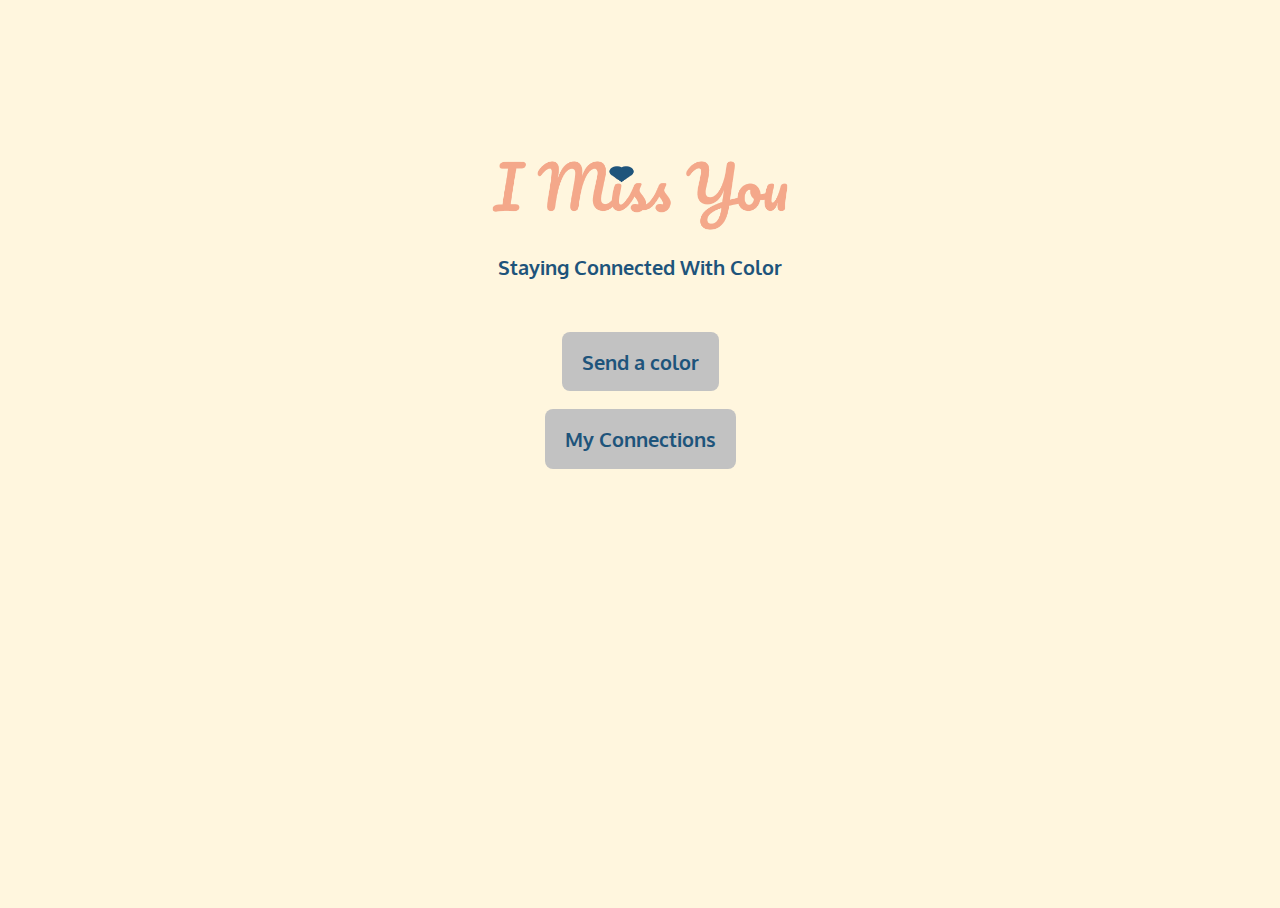
<file: index.html>
<!DOCTYPE html>
<html>

<head>
    <meta charset="utf-8">
    <meta name="viewport" content="width=device-idth, initial-scale=1">
    <link href='https://fonts.googleapis.com/css?family=Pacifico' rel='stylesheet'>
    <link href="https://fonts.googleapis.com/css2?family=Oxygen&display=swap" rel="stylesheet">
    <link rel="stylesheet" type="text/css" href="style.css">
    <script type="text/javascript" src="script.js"></script>
    <title>I Miss You</title>
</head>

<body>
    <div class="center">
        <a href="index.html"><img src="assets/i-miss-you-logo.png"></a><br>
        <h2>Staying Connected With Color</h2><br><br>
        <button class="button">
            <a href="emotions.html">
                <h2>Send a color</h2>
            </a>
        </button>
        <br><br>
        <button class="button">
            <a href="my-connections.html">
                <h2>My Connections</h2>
            </a>
        </button>
    </div>
</body>

</html>
</file>
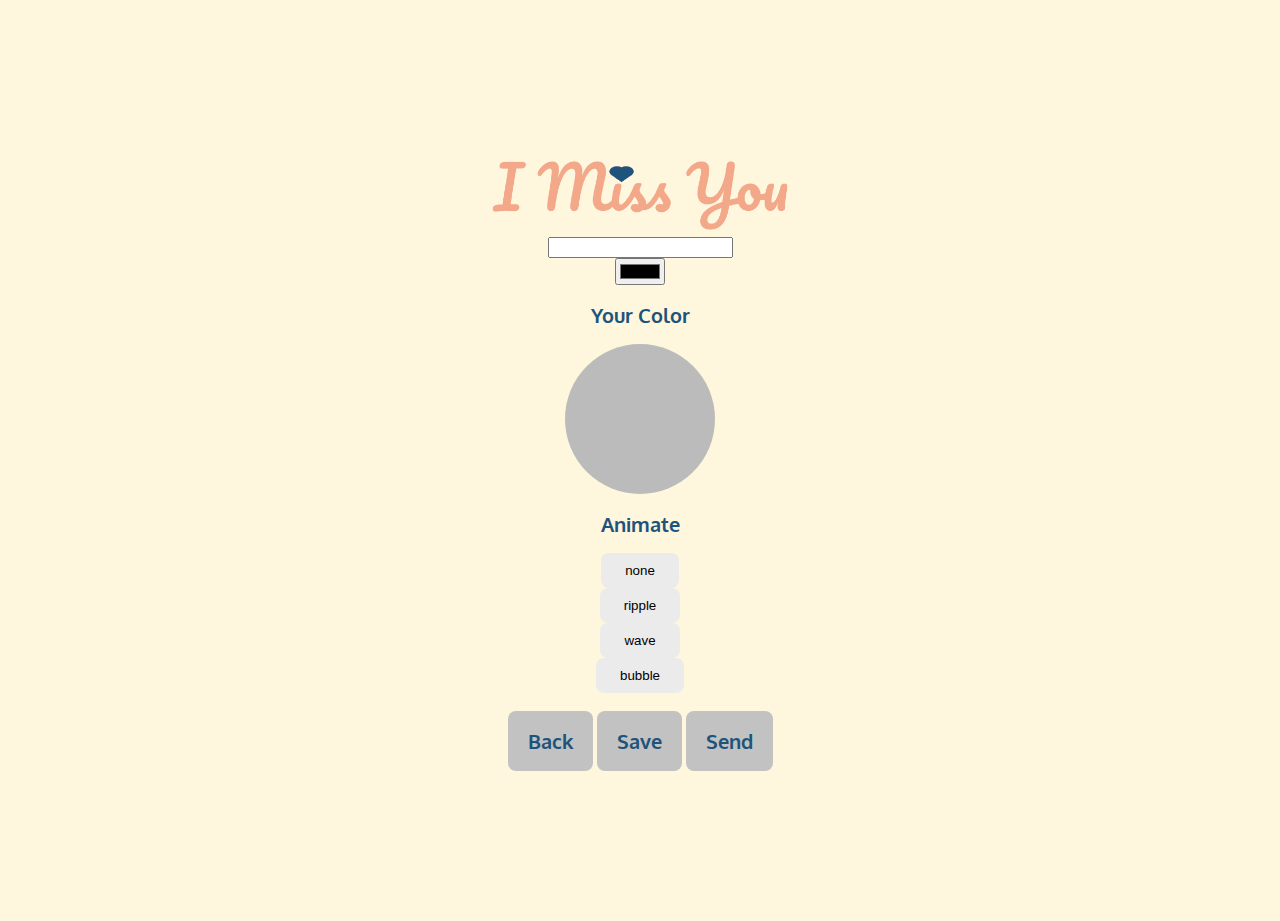
<file: color-picker.html>
<!DOCTYPE html>
<html>

<head>
    <meta charset="utf-8">
    <meta name="viewport" content="width=device-idth, initial-scale=1">
    <link href='https://fonts.googleapis.com/css?family=Pacifico' rel='stylesheet'>
    <link href="https://fonts.googleapis.com/css2?family=Oxygen&display=swap" rel="stylesheet">
    <link rel="stylesheet" type="text/css" href="style.css">
    <script type="text/javascript" src="script.js"></script>
    <title>I Miss You</title>
</head>

<body>
    <div class="center">
        <a href="index.html"><img src="assets/i-miss-you-logo.png"></a><br>

        <!-- Color picker -->
        <div style="text-align: center;">
            <input type="text" id="hex">
            <br>
            <input type="color" id="color">
        </div>

        <script src="color.js"></script>

        <h2>Your Color</h2>
        <span id="circle" style="background-color: backgroundColor;" class = "dot"></span>
        <!-- Need to not hard code this -->

        <!-- Buttons are functional -->
        <h2>Animate</h2>
        <div class="button-group">
            <button style="background-color: #ebebeb;"id="none" onclick="button3Clicked(this.id)">none</button><br>
            <button style="background-color: #ebebeb;"id="ripple" onclick="button3Clicked(this.id)">ripple</button><br>
            <button style="background-color: #ebebeb;"id="wave" onclick="button3Clicked(this.id)">wave</button><br>
            <button style="background-color: #ebebeb;"id="bubble" onclick="button3Clicked(this.id)">bubble</button><br>
        </div>
        <br><br>

        <!-- Add this functionality -->
        <button class="button" onclick="history.go(-1)">
            <h2>Back</h2>
          </button>
        <button class="button">
            <a href="#">
                <h2>Save</h2>
            </a>
        </button>
        <button class="button">
            <a href="my-connections.html">
                <h2>Send</h2>
            </a>
        </button>
    </div>
</body>

</html>
</file>
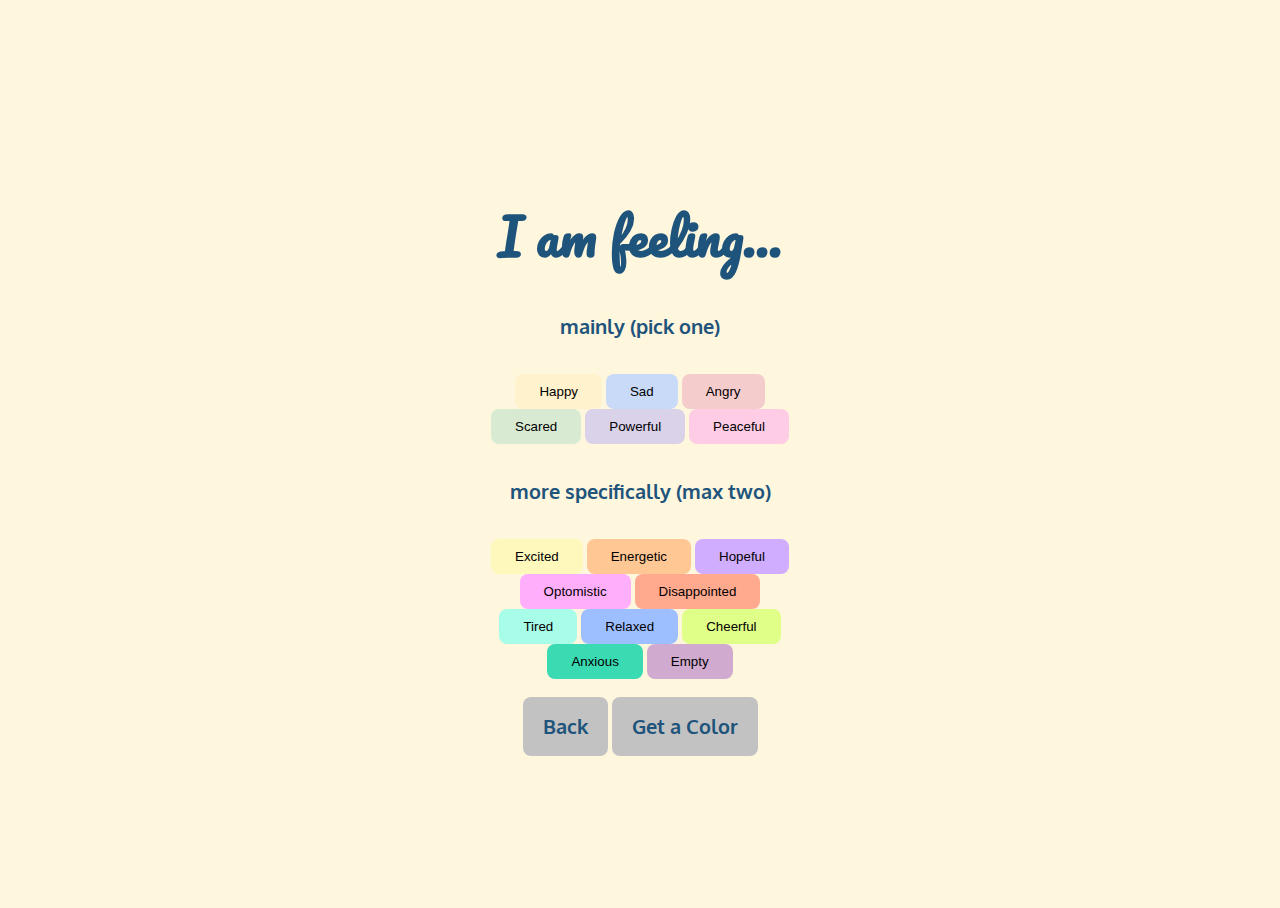
<file: emotions.html>
<!DOCTYPE html>
<html>

<head>
    <meta charset="utf-8">
    <meta name="viewport" content="width=device-idth, initial-scale=1">
    <link href='https://fonts.googleapis.com/css?family=Pacifico' rel='stylesheet'>
    <link href="https://fonts.googleapis.com/css2?family=Oxygen&display=swap" rel="stylesheet">
    <link rel="stylesheet" type="text/css" href="style.css">
    <script type="text/javascript" src="script.js"></script>
    <title>I Miss You</title>
</head>

<body>
    <div class="center">
        <h1 style="color:#1e547b;">I am feeling...</h1>
        <h2>mainly (pick one)</h2><br>

        <div class="button-group">
            <button style = "background-color: #fff2cc;" id="happy" onclick="button1Clicked(this.id)">Happy</button>
            <button style = "background-color: #c9daf8;" id="sad" onclick="button1Clicked(this.id)">Sad</button>
            <button style = "background-color: #f4cccc;" id="angry" onclick="button1Clicked(this.id)">Angry</button><br>
            <button style = "background-color: #d9ead3;" id="scared" onclick="button1Clicked(this.id)">Scared</button>
            <button style = "background-color: #d9d2e9;" id="powerful" onclick="button1Clicked(this.id)">Powerful</button>
            <button style = "background-color: #ffcce6;" id="peaceful" onclick="button1Clicked(this.id)">Peaceful</button>
        </div>

        <br><br>
        <h2>more specifically (max two)</h2><br>

        <!-- Need to update color values here!! -->
        <div class="button-group">
            <button style = "background-color: #FFF8BD;" id="excited" onclick="button2Clicked(this.id)">Excited</button>
            <button style = "background-color: #FFC793;" id="energetic" onclick="button2Clicked(this.id)">Energetic</button>
            <button style = "background-color: #D1ADFF;" id="hopeful" onclick="button2Clicked(this.id)">Hopeful</button><br>
            <button style = "background-color: #FFAEFB;" id="optomistic" onclick="button2Clicked(this.id)">Optomistic</button>
            <button style = "background-color: #FFA98E;" id="disappointed" onclick="button2Clicked(this.id)">Disappointed</button><br>
            <button style = "background-color: #A8FDE8;" id="tired" onclick="button2Clicked(this.id)">Tired</button>
            <button style = "background-color: #9EBFFF;" id="relaxed" onclick="button2Clicked(this.id)">Relaxed</button>
            <button style = "background-color: #E0FF88;" id="cheerful" onclick="button2Clicked(this.id)">Cheerful</button><br>
            <button style = "background-color: #3ADAB3;" id="anxious" onclick="button2Clicked(this.id)">Anxious</button>
            <button style = "background-color: #D0ABCF;" id="empty" onclick="button2Clicked(this.id)">Empty</button>
        </div><br><br>
        <button class="button" onclick="history.go(-1)">
            <h2>Back</h2>
          </button>
        <button class="button">
            <a href="color-picker.html">
                <h2>Get a Color</h2>
            </a>
        </button>
        
    </div>

</html>
</file>
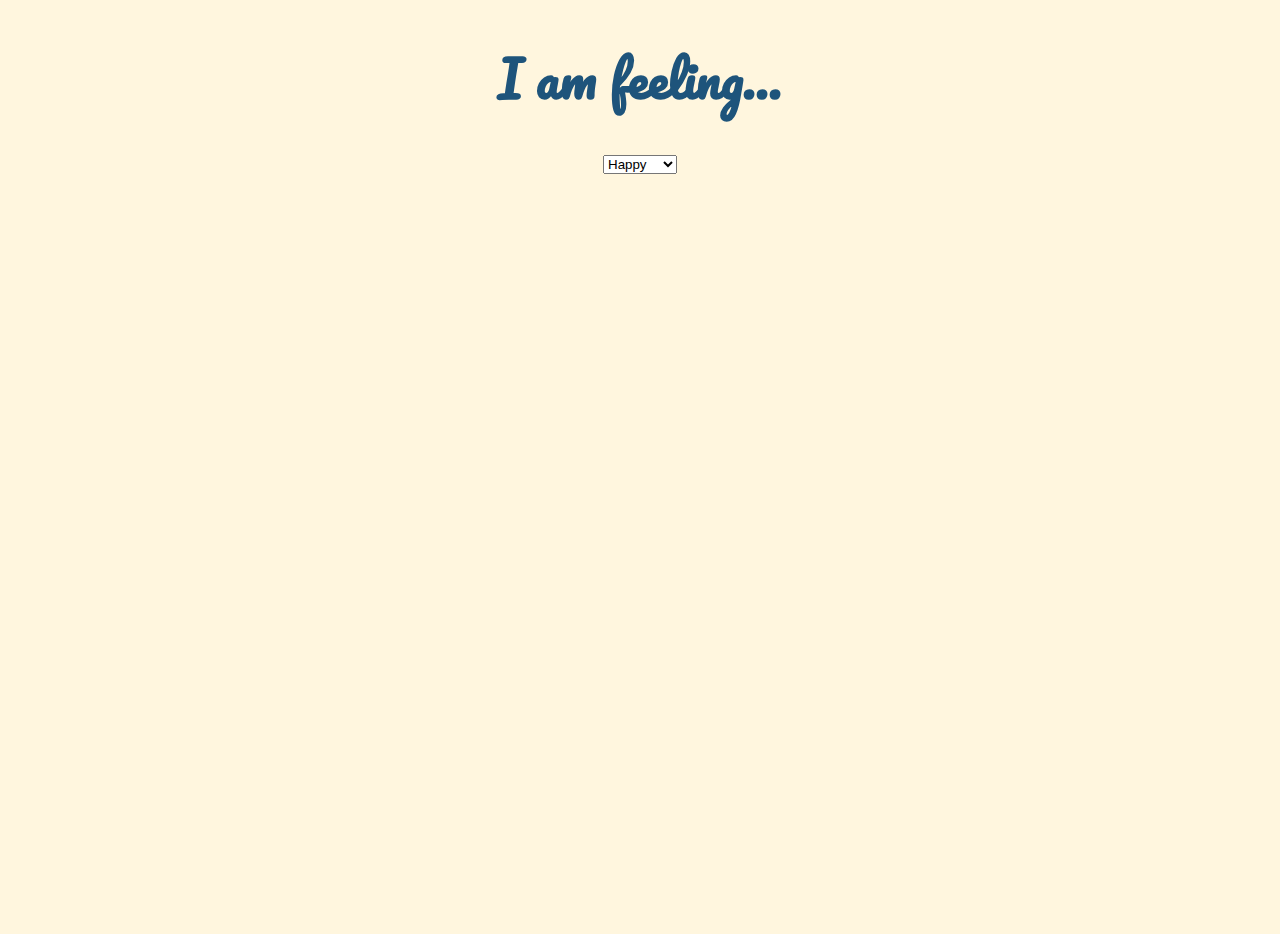
<file: index2.html>
<!DOCTYPE html>
<html>
    <head>
        <meta charset="utf-8">
        <meta name="viewport" content="width=device-idth, initial-scale=1">
        <link href='https://fonts.googleapis.com/css?family=Pacifico' rel='stylesheet'>
        <link rel="stylesheet" type="text/css" href="style.css">
        <script type="text/javascript" src="script.js"></script>
        <title>Reconnect With Colour</title>
    </head>
    <body>
        <h1 class="h1", style="color:#1e547b;">I am feeling...</h1>
        <select id="button" name="Feeling">
            <option value="Happy">Happy</option>
            <option value="Sad">Sad</option>
            <option value="Angry">Angry</option>
            <option value="Scared">Scared</option>
            <option value="Powerful">Powerful</option>
            <option value="Peaceful">Peaceful</option>
        </select>
    </body>
</html>
</file>
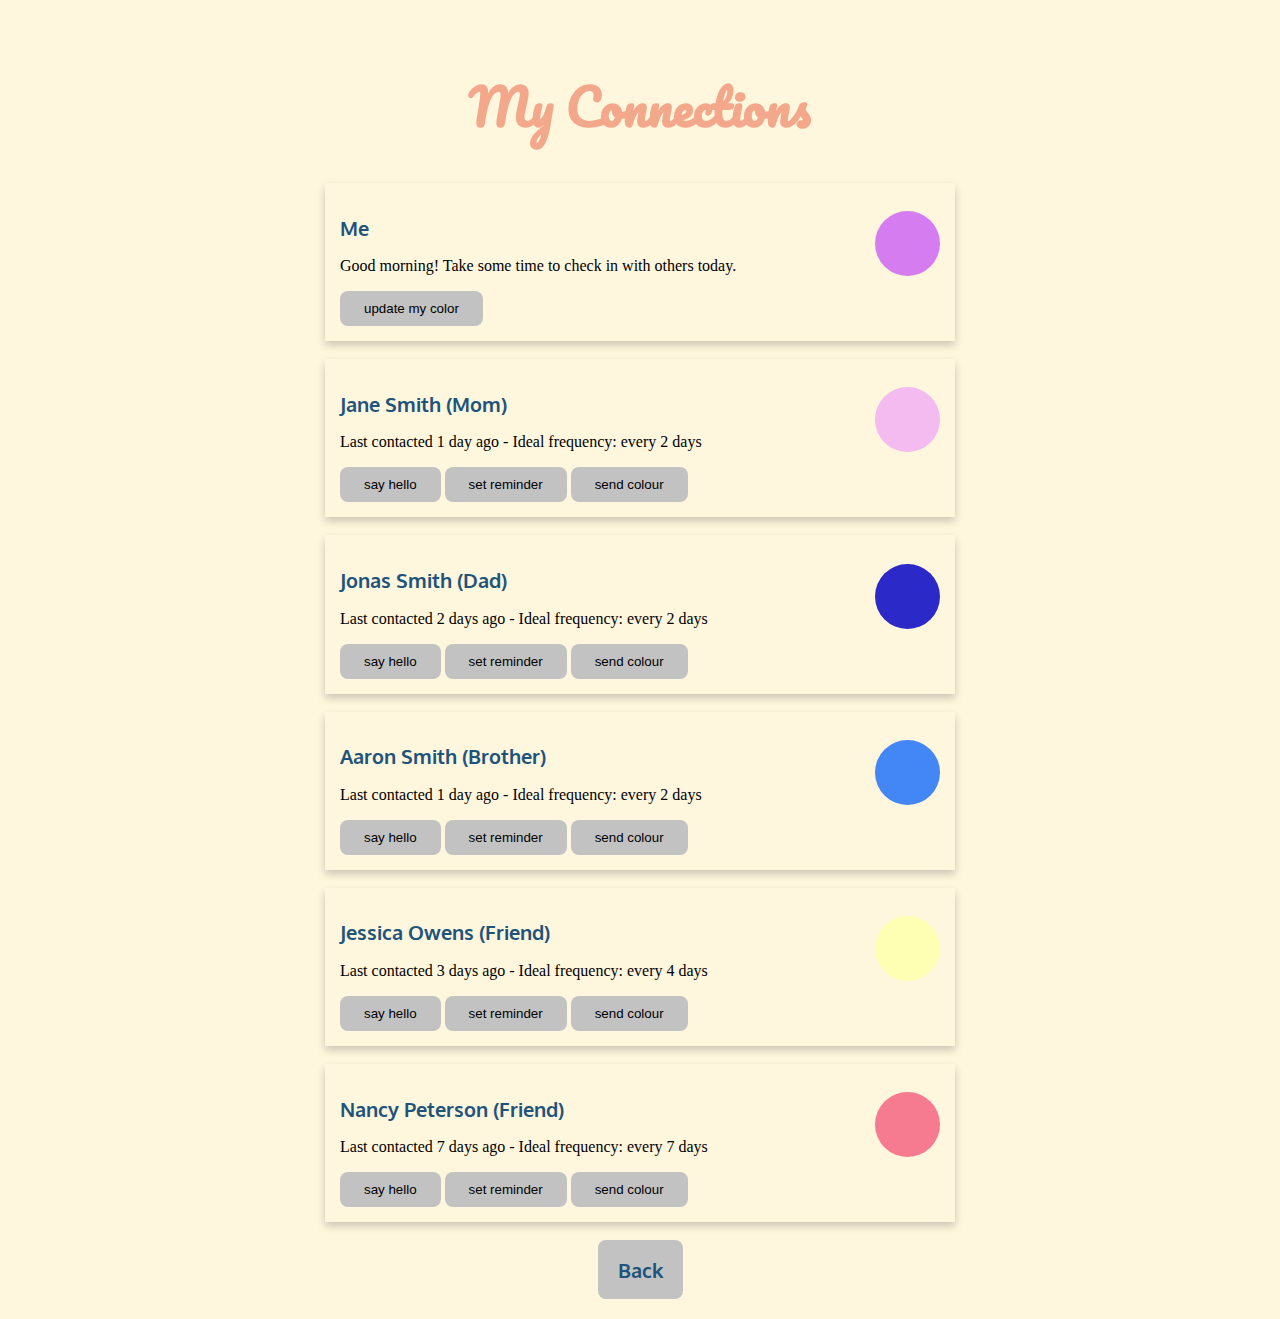
<file: my-connections.html>
<!DOCTYPE html>
<html>

<head>
    <meta charset="utf-8">
    <meta name="viewport" content="width=device-idth, initial-scale=1">
    <link href='https://fonts.googleapis.com/css?family=Pacifico' rel='stylesheet'>
    <link href="https://fonts.googleapis.com/css2?family=Oxygen&display=swap" rel="stylesheet">
    <link rel="stylesheet" type="text/css" href="style.css">
    <script type="text/javascript" src="script.js"></script>
    <title>I Miss You</title>
</head>

<body>
    <div class="center" style="padding: 20px 0">
        <h1>My Connections</h1>

        <!-- This section is pretty hardcoded right now -->
        <div class="card">
            <h2>Me</h2>
            <p>Good morning! Take some time to check in with others today.</p>
            <span id="profile" style="background-color: #d57df0;" class="profile-dot"></span>
            <div class="button-group">
                <button style="background-color: #c2c2c2;"><a href="emotions.html"
                        style="text-decoration: none; color: black;">update my color</a></button> </div>
        </div><br>
        <div class="card">
            <h2>Jane Smith (Mom)</h2>
            <p>Last contacted 1 day ago - Ideal frequency: every 2 days</p>
            <span id="profile" style="background-color: rgb(243, 187, 240);" class="profile-dot"></span>
            <div class="button-group">
                <button style="background-color: #c2c2c2;">say hello</button>
                <button style="background-color: #c2c2c2;">set reminder</button>
                <button style="background-color: #c2c2c2;">send colour</button>
            </div>
        </div><br>
        <div class="card">
            <h2>Jonas Smith (Dad)</h2>
            <p>Last contacted 2 days ago - Ideal frequency: every 2 days</p>
            <span id="profile" style="background-color: rgb(43, 41, 199);" class="profile-dot"></span>
            <div class="button-group">
                <button style="background-color: #c2c2c2;">say hello</button>
                <button style="background-color: #c2c2c2;">set reminder</button>
                <button style="background-color: #c2c2c2;">send colour</button>
            </div>
        </div><br>
        <div class="card">
            <h2>Aaron Smith (Brother)</h2>
            <p>Last contacted 1 day ago - Ideal frequency: every 2 days</p>
            <span id="profile" style="background-color: #4287f5;" class="profile-dot"></span>
            <div class="button-group">
                <button style="background-color: #c2c2c2;">say hello</button>
                <button style="background-color: #c2c2c2;">set reminder</button>
                <button id="myBtn" style="background-color: #c2c2c2;">send colour</button>
            </div>
        </div><br>
        <div class="card">
            <h2>Jessica Owens (Friend)</h2>
            <p>Last contacted 3 days ago - Ideal frequency: every 4 days</p>
            <span id="profile" style="background-color: rgb(255, 255, 180);" class="profile-dot"></span>
            <div class="button-group">
                <button style="background-color: #c2c2c2;">say hello</button>
                <button style="background-color: #c2c2c2;">set reminder</button>
                <button style="background-color: #c2c2c2;">send colour</button>
            </div>
        </div><br>
        <div class="card">
            <h2>Nancy Peterson (Friend)</h2>
            <p>Last contacted 7 days ago - Ideal frequency: every 7 days</p>
            <span id="profile" style="background-color: rgb(247, 123, 144);" class="profile-dot"></span>
            <div class="button-group">
                <button style="background-color: #c2c2c2;">say hello</button>
                <button style="background-color: #c2c2c2;">set reminder</button>
                <button style="background-color: #c2c2c2;">send colour</button>
            </div>
        </div>

        <!-- The Modal -->
        <div id="myModal" class="modal">

            <!-- Modal content -->
            <div class="modal-content">
                <span class="close">&times;</span>
                <div class="container">
                    <img src="assets/aaron.png" alt="Avatar" style="width:100%;">
                    <p>Hello! What's new with you today?</p>
                    <span class="time-right">11:00</span>
                  </div>
                  
                  <div class="container darker">
                    <img src="assets/aaron.png" alt="Avatar" class="right" style="width:100%;">
                    <p>Hey! Not much. Thanks for asking! How about you?</p>
                    <span class="time-left">11:01</span>
                  </div>
                  <div class="container">
                    <img src="assets/aaron.png" alt="Avatar" style="width:100%;">
                    <p>Sweet! Same for me, quarantine is just like usual.</p>
                    <span class="time-right">11:02</span>
                  </div>
                  <div class="container">
                    <img src="assets/aaron.png" alt="Avatar" style="width:100%;">
                    <img src="assets/blue.png" alt="Avatar" style="width:100%;">
                    <p style="font-weight: 2px">I'm feeling sad and anxious today.</p>
                    <span class="time-right">11:06</span>
                  </div>
                  <div class="container darker">
                    <img src="assets/aaron.png" alt="Avatar" class="right" style="width:100%;">
                    <p>I'm really sorry to hear that :( Let's call later after dinner.</p>
                    <span class="time-left">11:01</span>
                  </div>
                  <div class="container darker">
                    <img src="assets/aaron.png" alt="Avatar" class="right" style="width:100%;">
                    <img src="assets/purple.png" alt="Avatar" class="right" style="width:100%;">
                    <p style="font-weight: 2px">I'm feeling happy and excited today.</p>
                    <span class="time-left">11:05</span>
                  </div>
            </div>

        </div>

        <script>
            // Get the modal
            var modal = document.getElementById("myModal");

            // Get the button that opens the modal
            var btn = document.getElementById("myBtn");

            // Get the <span> element that closes the modal
            var span = document.getElementsByClassName("close")[0];

            // When the user clicks the button, open the modal 
            btn.onclick = function () {
                modal.style.display = "block";
            }

            // When the user clicks on <span> (x), close the modal
            span.onclick = function () {
                modal.style.display = "none";
            }

            // When the user clicks anywhere outside of the modal, close it
            window.onclick = function (event) {
                if (event.target == modal) {
                    modal.style.display = "none";
                }
            }
        </script>

        <br>
        <button class="button" onclick="history.go(-1)">
            <h2>Back</h2>
        </button>
    </div>
</body>

</html>
</file>
<file: style.css>
h1 {
    font-family: "Pacifico", cursive;
    color: #f4a88b;
    font-size: 50px;
}
h2,h3,h4,h5,h6 {
    font-family: "Oxygen", sans-serif;
    font-size: 20px;
}
/* changed color to navy blue*/
h2 {
	color: #1e547b;
}
body, html {
  height: 100%;
  background-color: #fff6de;
  text-align: center;
}
.button {
    background-color: #c2c2c2;
    border: none;
    color: white;
    padding: 0 20px;
    text-align: center;
    text-decoration: none;
    display: inline-block;
    border-radius: 8px;
  }
.button a{
    text-decoration: none;
    color: white;
}
img {
    width: 300px;
    height: auto;
}
.center {
    margin: auto;
    width: 100%;
    padding: 150px 0;
}
/* for emotion buttons*/
.button-group {
    display: inline-block;
}
.button-group button {
    border: none;
    border-radius: 8px;
    color: black; /* White text */
    padding: 10px 24px; /* Some padding */
    cursor: pointer; /* Pointer/hand icon */
    display: inline-block;
  }
  .button-group button:hover {
      color: white;
  }
  /* Clear floats (clearfix hack) */
  .button-group:after {
    content: "";
    clear: both;
    display: table;
  }
  
  .button-group button:not(:last-child) {
    border-right: none; /* Prevent double borders */
  }
  .dot {
    height: 150px;
    width: 150px;
    background-color: #bbb;
    border-color: black;
    border-radius: 50%;
    text-align: center;
    vertical-align: middle;
    display: inline-block;
  }
  .dot h2 {
    padding: 50px 0;
    font-size: 16px;
  }
  .profile-dot{
    height: 65px;
    width: 65px;
    background-color: #bbb;
    border-color: black;
    border-radius: 50%;
    float: right;
    margin: -80px 0;
  }
  .card {
    box-shadow: 0 4px 8px 0 rgba(0, 0, 0, 0.2);
    max-width: 600px;
    margin: auto;
    text-align: left;
    padding: 15px 15px;
  }
  .modal {
    display: none; /* Hidden by default */
    position: fixed; /* Stay in place */
    z-index: 1; /* Sit on top */
    padding-top: 100px; /* Location of the box */
    left: 0;
    top: 0;
    width: 100%; /* Full width */
    height: 100%; /* Full height */
    overflow: auto; /* Enable scroll if needed */
    background-color: rgb(0,0,0); /* Fallback color */
    background-color: rgba(0,0,0,0.4); /* Black w/ opacity */
  }
  
  /* Modal Content */
  .modal-content {
    background-color: #fefefe;
    margin: auto;
    padding: 20px;
    border: 1px solid #888;
    width: 80%;
  }
  
  /* The Close Button */
  .close {
    color: #aaaaaa;
    float: right;
    font-size: 28px;
    font-weight: bold;
  }
  
  .close:hover,
  .close:focus {
    color: #000;
    text-decoration: none;
    cursor: pointer;
  }

  .container {
    border: 2px solid #dedede;
    background-color: #f1f1f1;
    border-radius: 5px;
    padding: 10px;
    margin: 10px 0;
  }
  
  .darker {
    border-color: #ccc;
    background-color: #ddd;
  }
  
  .container::after {
    content: "";
    clear: both;
    display: table;
  }
  
  .container img {
    float: left;
    max-width: 60px;
    width: 100%;
    margin-right: 20px;
    border-radius: 50%;
  }
  
  .container img.right {
    float: right;
    margin-left: 20px;
    margin-right:0;
  }
  
  .time-right {
    float: right;
    color: #aaa;
  }
  
  .time-left {
    float: left;
    color: #999;
  }
</file>
